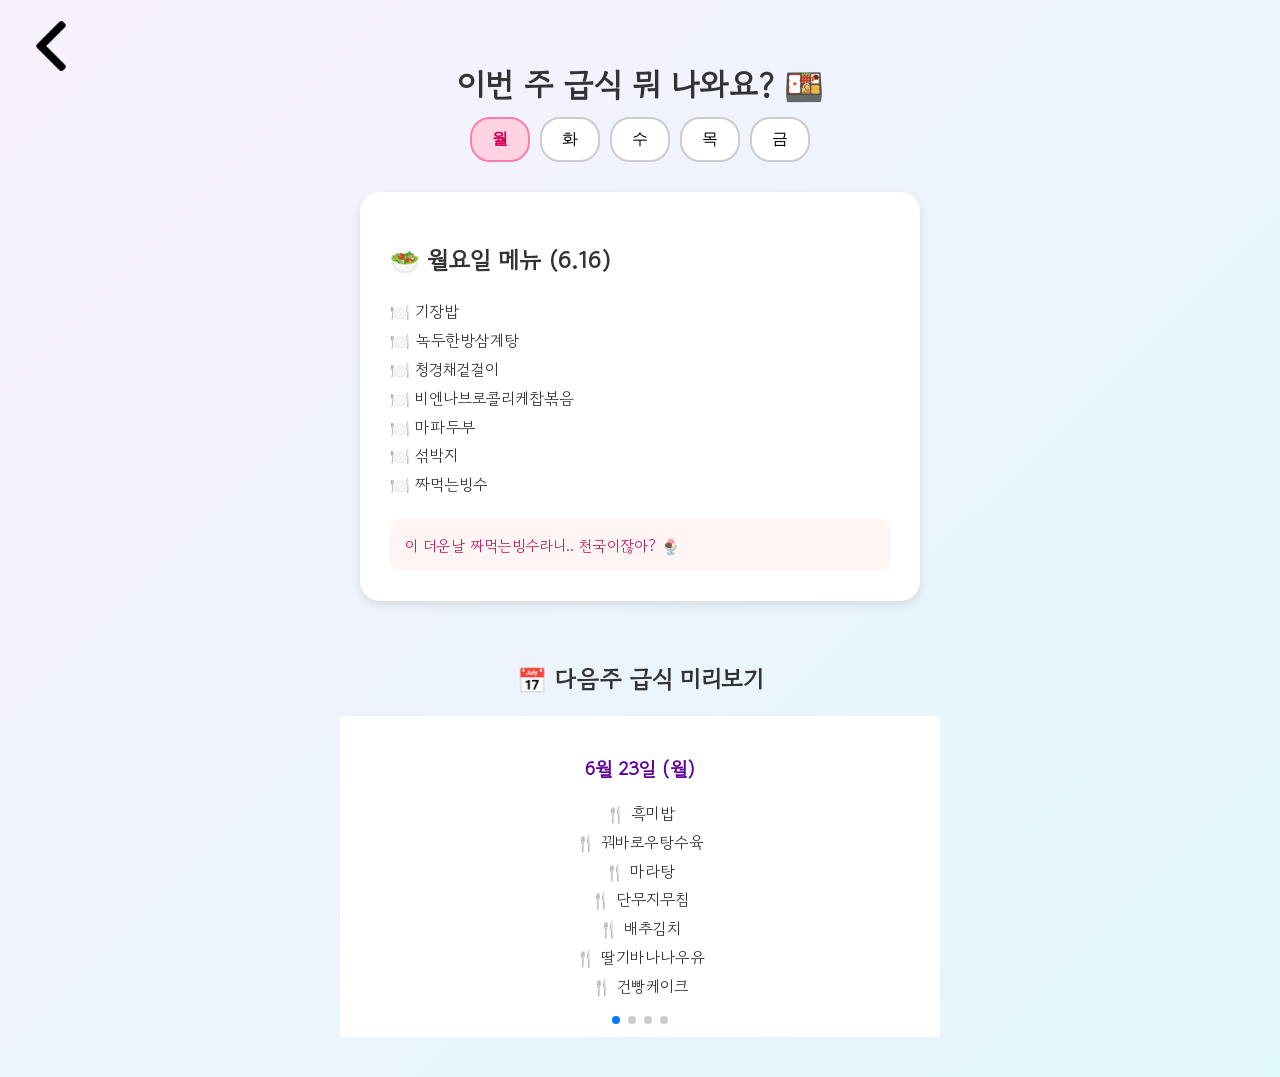
<file: food/index.html>
<!DOCTYPE html>
<html lang="ko">
<head>
  <meta charset="UTF-8">
  <title>이번 주 급식 뭐 나와요? 🍽️</title>
  <link rel="stylesheet" href="./style.css">

  <!-- Swiper CSS -->
  <link rel="stylesheet" href="https://unpkg.com/swiper/swiper-bundle.min.css"/>
</head>
<body>
  <button class="left" onclick="location.href='../main/index.html'">
    <img src="image/left.png" alt="">
  </button>

  <h1>이번 주 급식 뭐 나와요? 🍱</h1>
  <div class="tabs">
    <button class="tab-button active" onclick="showTab(0)">월</button>
    <button class="tab-button" onclick="showTab(1)">화</button>
    <button class="tab-button" onclick="showTab(2)">수</button>
    <button class="tab-button" onclick="showTab(3)">목</button>
    <button class="tab-button" onclick="showTab(4)">금</button>
  </div>

  <!-- 이번 주 급식 카드 -->
  <div class="menu-card active">
    <h2>🥗 월요일 메뉴 (6.16)</h2>
    <ul>
      <li>기장밥</li>
      <li>녹두한방삼계탕</li>
      <li>청경채겉걸이</li>
      <li>비엔나브로콜리케찹볶음</li>
      <li>마파두부</li>
      <li>섞박지</li>
      <li>짜먹는빙수</li>
    </ul>
    <div class="comment">이 더운날 짜먹는빙수라니.. 천국이잖아? 🍨</div>
  </div>

  <div class="menu-card">
    <h2>🍛 화요일 메뉴 (6.17)</h2>
    <ul>
      <li>찹쌀밥</li>
      <li>쌀국수/고수</li>
      <li>공심채볶음</li>
      <li>수제목살바베큐구이</li>
      <li>깍두기</li>
      <li>아이스망고바</li>
    </ul>
    <div class="comment">오늘은 치팅데이? 🍗</div>
  </div>

  <div class="menu-card">
    <h2>🍝 수요일 메뉴 (6.18)</h2>
    <ul>
      <li>인도식카레라이스</li>
      <li>양상추샐러드/파인애플소스</li>
      <li>하트감자구이/케찹</li>
      <li>수제탄두리치킨스테이크</li>
      <li>깍두기</li>
      <li>포도주스</li>
    </ul>
    <div class="comment">고기,채소,과일 완벽한 급식 👏</div>
  </div>

  <div class="menu-card">
    <h2>🍱 목요일 메뉴 (6.19)</h2>
    <ul>
      <li>현미찹쌀밥</li>
      <li>쑷갓어묵국</li>
      <li>양배추찜/콩가루쌈장</li>
      <li>돈육고추장볶음</li>
      <li>배추겉절이</li>
      <li>메이플피칸파이</li>
    </ul>
    <div class="comment">메이플피칸파이!! 🔥</div>
  </div>

  <div class="menu-card">
    <h2>🍲 금요일 메뉴 (6.20)</h2>
    <ul>
      <li>우동장국</li>
      <li>포테이토핫도그</li>
      <li>깍두기</li>
      <li>수제미숫가루</li>
      <li>추억의도시락</li>
    </ul>
    <div class="comment">금요일은 추억의도시락! 한 주 마무리 행복하게 🍛✨</div>
  </div>

  <!-- 6월 급식 슬라이드 -->
  <h2 style="margin-top:60px;">📅 다음주 급식 미리보기</h2>
  <div class="swiper mySwiper">
    <div class="swiper-wrapper">
      <!-- 반복 슬라이드 -->
      <div class="swiper-slide">
        <h3>6월 23일 (월)</h3>
        <ul>
          <li>흑미밥</li>
          <li>꿔바로우탕수육</li>
          <li>마라탕</li>
          <li>단무지무침</li>
          <li>배추김치</li>
          <li>딸기바나나우유</li>
          <li>건빵케이크</li>
        </ul>
      </div>
      <div class="swiper-slide">
        <h3>6월 24일 (화)</h3>
        <ul>
          <li>보리밥</li>
          <li>두부된장찌개</li>
          <li>보쌈/두부쌈장</li>
          <li>들기름막국수</li>
          <li>명이나물</li>
          <li>보쌈김치</li>
          <li>대추방울토마토</li>
        </ul>
      </div>
      <div class="swiper-slide">
        <h3>6월 25일 (수)</h3>
        <ul>
          <li>녹두영양닭죽</li>
          <li>군대리아버거</li>
          <li>크링클컷감자/케찹</li>
          <li>나박김치</li>
          <li>오렌지주스</li>
          <li></li>
        </ul>
      </div>
      <div class="swiper-slide">
        <h3>6월 26일 (목)</h3>
        <ul>
          <li>기장밥</li>
          <li>설렁탕/소면</li>
          <li>왕만두(고기/김치)</li>
          <li>골뱅이채소무침</li>
          <li>수제새우부추전</li>
          <li>깍두기</li>
          <li>우유(초코/딸기)</li>
        </ul>
      </div>
    </div>
    <div class="swiper-pagination"></div>
  </div>

  <!-- 스크립트 -->
  <script>
    const tabButtons = document.querySelectorAll('.tab-button');
    const cards = document.querySelectorAll('.menu-card');

    function showTab(index) {
      tabButtons.forEach((btn, i) => {
        btn.classList.toggle('active', i === index);
        cards[i].classList.toggle('active', i === index);
      });
    }
  </script>

  <!-- Swiper JS -->
  <script src="https://unpkg.com/swiper/swiper-bundle.min.js"></script>
  <script>
    const swiper = new Swiper(".mySwiper", {
      loop: true,
      effect: "coverflow",
      grabCursor: true,
      centeredSlides: true,
      slidesPerView: "auto",
      spaceBetween: 20,
      coverflowEffect: {
        rotate: 0,
        stretch: 0,
        depth: 100,
        modifier: 2.5,
        slideShadows: false,
      },
      pagination: {
        el: ".swiper-pagination",
        clickable: true,
      },
    });
  </script>
</body>
</html>
</file>
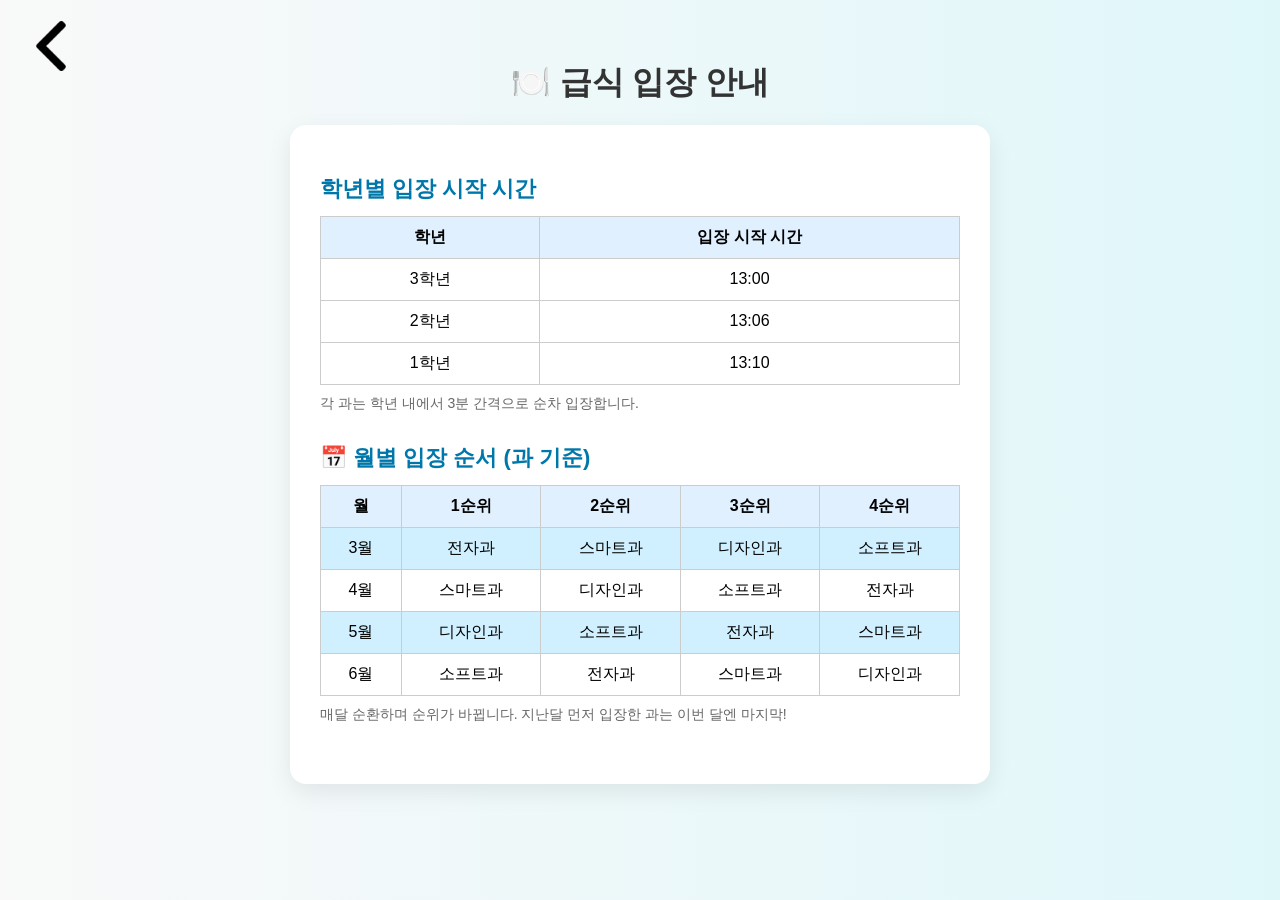
<file: Lunch/index.html>
<!DOCTYPE html>
<html lang="ko">
<head>
  <meta charset="UTF-8" />
  <title>📌 급식 입장 안내</title>
  <link rel="stylesheet" href="./style.css">
</head>
<body>
    <button class="left" onclick="location.href='../main/index.html'">
    <img src="image/left.png" alt="">
  </button>
  <h1>🍽️ 급식 입장 안내</h1>
  <div class="info">
    <div class="section">
      <h2>학년별 입장 시작 시간</h2>
      <table class="table">
        <tr><th>학년</th><th>입장 시작 시간</th></tr>
        <tr><td>3학년</td><td>13:00</td></tr>
        <tr><td>2학년</td><td>13:06</td></tr>
        <tr><td>1학년</td><td>13:10</td></tr>
      </table>
      <p class="note">각 과는 학년 내에서 3분 간격으로 순차 입장합니다.</p>
    </div>

    <div class="section">
      <h2>📅 월별 입장 순서 (과 기준)</h2>
      <table class="table">
        <tr>
          <th>월</th>
          <th>1순위</th>
          <th>2순위</th>
          <th>3순위</th>
          <th>4순위</th>
        </tr>
        <tr class="highlight">
          <td>3월</td>
          <td>전자과</td>
          <td>스마트과</td>
          <td>디자인과</td>
          <td>소프트과</td>
        </tr>
        <tr>
          <td>4월</td>
          <td>스마트과</td>
          <td>디자인과</td>
          <td>소프트과</td>
          <td>전자과</td>
        </tr>
        <tr class="highlight">
          <td>5월</td>
          <td>디자인과</td>
          <td>소프트과</td>
          <td>전자과</td>
          <td>스마트과</td>
        </tr>
        <tr>
          <td>6월</td>
          <td>소프트과</td>
          <td>전자과</td>
          <td>스마트과</td>
          <td>디자인과</td>
        </tr>
      </table>
      <p class="note">매달 순환하며 순위가 바뀝니다. 지난달 먼저 입장한 과는 이번 달엔 마지막!</p>
    </div>

  </div>
</body>
</html>
</file>
<file: food/style.css>
@import url('https://fonts.googleapis.com/css2?family=Gowun+Dodum&display=swap');

body {
    margin: 0;
    font-family: 'Gowun Dodum', sans-serif;
    background: linear-gradient(135deg, #f9f1ff, #e0f7fa);
    display: flex;
    flex-direction: column;
    align-items: center;
    padding: 40px 20px;
    color: #333;
}

h1 {
    font-size: 2em;
    margin-bottom: 10px;
}

.tabs {
    display: flex;
    gap: 10px;
    margin-bottom: 30px;
}

.tab-button {
    background: #fff;
    border: 2px solid #ccc;
    border-radius: 20px;
    padding: 10px 20px;
    cursor: pointer;
    transition: 0.3s;
    font-size: 1em;
}

.tab-button.active {
    background: #ffd3e2;
    border-color: #ff7da6;
    color: #d6005a;
    font-weight: bold;
}

.menu-card {
    display: none;
    background: white;
    border-radius: 20px;
    padding: 30px;
    box-shadow: 0 4px 10px rgba(0, 0, 0, 0.1);
    width: 100%;
    max-width: 500px;
    animation: fadeIn 0.3s ease;
}

.menu-card.active {
    display: block;
}

.menu-card h2 {
    font-size: 1.5em;
    margin-bottom: 20px;
}

ul {
    list-style: none;
    padding: 0;
    line-height: 1.8;
}

ul li::before {
    content: "🍽️ ";
}

.comment {
    margin-top: 20px;
    background: #fff5f5;
    padding: 15px;
    border-radius: 10px;
    color: #c2185b;
    font-size: 0.95em;
}

@keyframes fadeIn {
    from {
        opacity: 0;
    }

    to {
        opacity: 1;
    }
}

.left img {
    width: 50px;
    height: 50px;
}

.left {
    position: absolute;
    top: 20px;
    left: 20px;
    background: none;
    border: none;
    cursor: pointer;
}

/* Swiper 스타일 */
.swiper {
    width: 100%;
    max-width: 600px;
    padding-top: 40px;
    padding-bottom: 40px;
}

.swiper-slide {
    background: #fff;
    border-radius: 20px;
    padding: 20px;
    box-shadow: 0 4px 10px rgba(0, 0, 0, 0.1);
    text-align: center;
}

.swiper-slide h3 {
    margin-bottom: 15px;
    font-size: 1.2em;
    color: #5d0099;
}

.swiper-slide ul li::before {
    content: "🍴 ";
}

.swiper-pagination {
    margin-top: 10px;
}
</file>
<file: Lunch/style.css>
* {
    box-sizing: border-box;
}

body {
    font-family: 'Segoe UI', sans-serif;
    margin: 0;
    padding: 0;
    background: linear-gradient(to right, #f9f9f9, #e0f7fa);
    display: flex;
    flex-direction: column;
    align-items: center;
    min-height: 100vh;
    padding: 40px 20px;
}

h1 {
    font-size: 32px;
    color: #333;
    margin-bottom: 20px;
}

.info {
    background-color: #ffffff;
    padding: 30px;
    border-radius: 16px;
    box-shadow: 0 8px 25px rgba(0, 0, 0, 0.08);
    max-width: 700px;
    width: 100%;
}

.section {
    margin-bottom: 30px;
}

.section h2 {
    font-size: 22px;
    margin-bottom: 12px;
    color: #0077aa;
}

.table {
    width: 100%;
    border-collapse: collapse;
    margin-top: 10px;
}

.table th,
.table td {
    padding: 10px 14px;
    border: 1px solid #ccc;
    text-align: center;
}

.table th {
    background-color: #e0f0ff;
    font-weight: bold;
}

.highlight {
    background-color: #d0f0ff;
}

.note {
    font-size: 14px;
    color: #666;
    margin-top: 10px;
}

@media (max-width: 600px) {

    .table th,
    .table td {
        padding: 8px;
        font-size: 14px;
    }
}

.left img {
    width: 50px;
    height: 50px;
}

.left {
    position: absolute;
    top: 20px;
    left: 20px;
    background: none;
    border: none;
    cursor: pointer;
}
</file>
